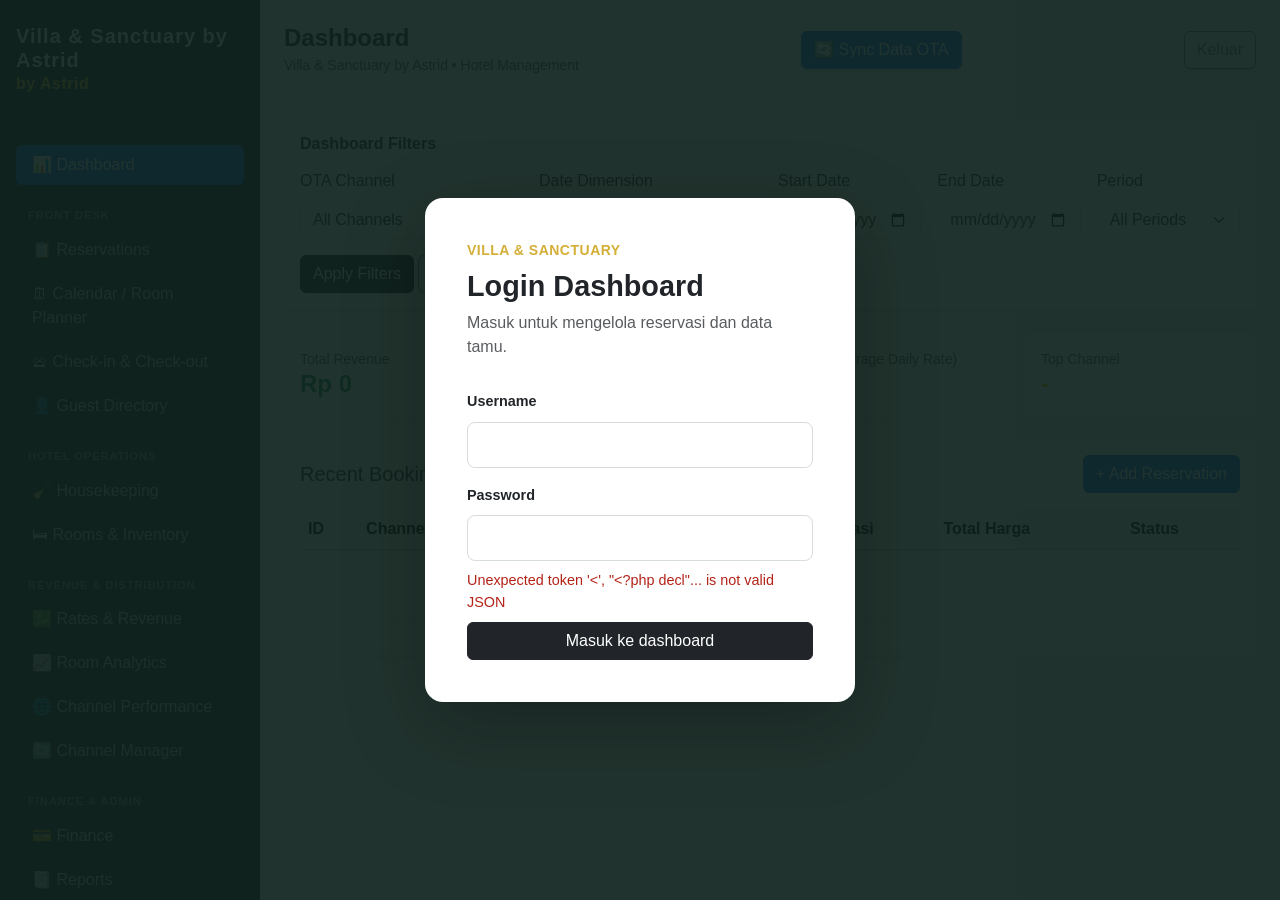
<file: index.html>
<!DOCTYPE html>
<html lang="id">
<head>
    <meta charset="UTF-8">
    <meta name="viewport" content="width=device-width, initial-scale=1.0">
    <title>Villa & Sanctuary by Astrid - Revenue Management & Analytics</title>
    <!-- Bootstrap 5 CSS -->
    <link href="https://cdn.jsdelivr.net/npm/bootstrap@5.3.0/dist/css/bootstrap.min.css" rel="stylesheet">
    <link rel="stylesheet" href="style.css">
</head>
<body>

    <div id="adminGate" class="admin-gate" role="dialog" aria-modal="true" aria-labelledby="adminGateTitle">
        <div class="admin-gate-card">
            <div class="text-gold small fw-bold text-uppercase mb-2">Villa &amp; Sanctuary</div>
            <h1 id="adminGateTitle">Login Dashboard</h1>
            <p class="text-muted">Masuk untuk mengelola reservasi dan data tamu.</p>
            <form id="adminLoginForm" class="admin-login-form">
                <label for="adminUsername">Username</label>
                <input id="adminUsername" name="username" autocomplete="username" required maxlength="64">
                <label for="adminPassword">Password</label>
                <input id="adminPassword" name="password" type="password" autocomplete="current-password" required maxlength="1024">
                <div id="adminLoginError" class="admin-login-error" role="alert" aria-live="polite"></div>
                <button id="adminLoginButton" class="btn btn-dark w-100" type="submit">Masuk ke dashboard</button>
            </form>
        </div>
    </div>

    <!-- Overlay Mobile -->
    <div id="sidebarOverlay" class="sidebar-overlay"></div>

    <!-- Sidebar Navigation -->
    <nav id="sidebar" class="bg-dark text-white p-3 sidebar">
        <div class="d-flex justify-content-between align-items-center mb-4 mt-2">
            <div class="brand-title">
                <h5 class="text-white mb-0">Villa & Sanctuary</h5>
                <span class="text-gold">by Astrid</span>
            </div>
            <button id="closeSidebarBtn" class="btn text-white d-md-none">&times;</button>
        </div>
        
        <hr class="border-secondary mb-4">

        <ul class="nav nav-pills flex-column mb-auto">
            <li class="nav-item" data-target="overviewSection" data-title="Dashboard">
                <a href="#" class="nav-link active">📊 Dashboard</a>
            </li>

            <li class="nav-group-label">FRONT DESK</li>
            <li class="nav-item" data-target="reservationsSection" data-title="Reservations">
                <a href="#" class="nav-link">📋 Reservations</a>
            </li>
            <li class="nav-item" data-target="calendarSection" data-title="Calendar / Room Planner">
                <a href="#" class="nav-link">🗓 Calendar / Room Planner</a>
            </li>
            <li class="nav-item" data-target="checkInOutSection" data-title="Check-in & Check-out">
                <a href="#" class="nav-link">🛎 Check-in & Check-out</a>
            </li>
            <li class="nav-item" data-target="guestDirectorySection" data-title="Guest Directory">
                <a href="#" class="nav-link">👤 Guest Directory</a>
            </li>

            <li class="nav-group-label">HOTEL OPERATIONS</li>
            <li class="nav-item" data-target="housekeepingSection" data-title="Housekeeping">
                <a href="#" class="nav-link">🧹 Housekeeping</a>
            </li>
            <li class="nav-item" data-target="roomsInventorySection" data-title="Rooms & Inventory">
                <a href="#" class="nav-link">🛏 Rooms & Inventory</a>
            </li>

            <li class="nav-group-label">REVENUE & DISTRIBUTION</li>
            <li class="nav-item" data-target="ratesRevenueSection" data-title="Rates & Revenue">
                <a href="#" class="nav-link">💹 Rates & Revenue</a>
            </li>
            <li class="nav-item" data-target="roomAnalyticsSection" data-title="Room Analytics">
                <a href="#" class="nav-link">📈 Room Analytics</a>
            </li>
            <li class="nav-item" data-target="otaBreakdownSection" data-title="Channel Performance">
                <a href="#" class="nav-link">🌐 Channel Performance</a>
            </li>
            <li class="nav-item" data-target="channelManagerSection" data-title="Channel Manager">
                <a href="#" class="nav-link">🔄 Channel Manager</a>
            </li>

            <li class="nav-group-label">FINANCE & ADMIN</li>
            <li class="nav-item" data-target="financeSection" data-title="Finance">
                <a href="#" class="nav-link">💳 Finance</a>
            </li>
            <li class="nav-item" data-target="reportsSection" data-title="Reports">
                <a href="#" class="nav-link">📑 Reports</a>
            </li>
            <li class="nav-item" data-target="settingsSection" data-title="Settings">
                <a href="#" class="nav-link">⚙️ Settings</a>
            </li>
        </ul>
    </nav>

    <!-- Main Content -->
    <div class="main-content p-4">
        <!-- Header Topbar -->
        <header class="d-flex justify-content-between align-items-center mb-4 pb-3 border-bottom">
            <div class="d-flex align-items-center gap-3">
                <button id="mobileToggleBtn" class="btn btn-outline-dark d-md-none">☰ Menu</button>
                <div>
                    <h2 id="pageTitle" class="h4 mb-0 fw-bold">Dashboard</h2>
                    <small class="text-muted">Villa & Sanctuary by Astrid • Hotel Management</small>
                </div>
            </div>
            <button id="btnRefresh" class="btn btn-primary shadow-sm">🔄 Sync Data OTA</button>
            <button id="btnAdminLogout" class="btn btn-outline-secondary shadow-sm">Keluar</button>
        </header>

        
<!-- Global Dashboard Filters -->
<div id="dashboardFilters" class="card shadow-sm border-0 mb-4">
    <div class="card-body">
        <h6 class="fw-bold mb-3">Dashboard Filters</h6>

        <div class="row g-3">
            <div class="col-md-3">
                <label for="globalChannelFilter" class="form-label">
                    OTA Channel
                </label>
                <select id="globalChannelFilter" class="form-select">
                    <option value="all">All Channels</option>
                    <option value="Traveloka">Traveloka</option>
                    <option value="Tiket.com">Tiket.com</option>
                    <option value="Agoda">Agoda</option>
                    <option value="Booking.com">Booking.com</option>
                    <option value="Expedia">Expedia</option>
                    <option value="Trip.com">Trip.com</option>
                    <option value="Direct Website">Direct Website</option>
                </select>
            </div>

            <div class="col-md-3">
                <label for="dateDimensionFilter" class="form-label">
                    Date Dimension
                </label>
                <select id="dateDimensionFilter" class="form-select">
                    <option value="bookingDate">Booking Date</option>
                    <option value="checkInDate">Check-in Date</option>
                </select>
            </div>

            <div class="col-md-2">
                <label for="startDateFilter" class="form-label">
                    Start Date
                </label>
                <input type="date" id="startDateFilter" class="form-control">
            </div>

            <div class="col-md-2">
                <label for="endDateFilter" class="form-label">
                    End Date
                </label>
                <input type="date" id="endDateFilter" class="form-control">
            </div>

            <div class="col-md-2">
                <label for="granularityFilter" class="form-label">
                    Period
                </label>
                <select id="granularityFilter" class="form-select">
                    <option value="all">All Periods</option>
                    <option value="daily">Daily</option>
                    <option value="weekly">Weekly</option>
                    <option value="monthly">Monthly</option>
                </select>
            </div>
        </div>

        <div class="mt-3">
            <button id="applyGlobalFilter" class="btn btn-dark">
                Apply Filters
            </button>
            <button id="resetGlobalFilter" class="btn btn-outline-secondary">
                Reset
            </button>
        </div>
    </div>
</div>


        <!-- Top Metrics Cards -->
        <div id="dashboardMetrics" class="row g-3 mb-4">
            <div class="col-md-3">
                <div class="card card-body border-0 shadow-sm">
                    <small class="text-muted font-weight-bold">Total Revenue</small>
                    <h4 id="totalRevenue" class="text-success fw-bold mb-0">Rp 0</h4>
                </div>
            </div>
            <div class="col-md-3">
                <div class="card card-body border-0 shadow-sm">
                    <small class="text-muted font-weight-bold">Total Room Nights</small>
                    <h4 id="roomNights" class="text-dark fw-bold mb-0">0 Room Nights</h4>
                </div>
            </div>
            <div class="col-md-3">
                <div class="card card-body border-0 shadow-sm">
                    <small class="text-muted font-weight-bold">ADR (Average Daily Rate)</small>
                    <h4 id="adrValue" class="text-info fw-bold mb-0">Rp 0</h4>
                </div>
            </div>
            <div class="col-md-3">
                <div class="card card-body border-0 shadow-sm">
                    <small class="text-muted font-weight-bold">Top Channel</small>
                    <h4 id="topChannel" class="text-warning fw-bold mb-0">-</h4>
                </div>
            </div>
        </div>

        <!-- 1. OVERVIEW SECTION -->
        <section id="overviewSection" class="content-section">
            <div class="card border-0 shadow-sm p-3">
                
<div class="d-flex justify-content-between align-items-center mb-3">
    <h5 class="card-title mb-0">Recent Bookings</h5>
    <button class="btn btn-primary" id="btnAddReservation">
        + Add Reservation
    </button>
</div>

                <div class="table-responsive">
                    <table class="table table-hover align-middle">
                        <thead class="table-light">
                            <tr>
                                <th>ID</th>
                                <th>Channel</th>
                                <th>Tipe Kamar</th>
                                <th>Rooms</th>
                                <th>Durasi</th>
                                <th>Total Harga</th>
                                <th>Status</th>
                            </tr>
                        </thead>
                        <tbody id="bookingTableBody"></tbody>
                    </table>
                </div>
            </div>
        </section>

        <!-- 2. OTA BREAKDOWN SECTION -->
        <section id="otaBreakdownSection" class="content-section d-none">
            <div class="card border-0 shadow-sm p-3">
                <h5 class="card-title mb-3">OTA Performance Breakdown</h5>
                <div class="table-responsive">
                    <table class="table table-striped align-middle">
                        <thead class="table-light">
                            <tr>
                                <th>Channel</th>
                                <th>Jumlah Booking</th>
                                <th>Room Nights</th>
                                <th>Gross Revenue</th>
                                <th>Est. Komisi (15%)</th>
                                <th>Share (%)</th>
                            </tr>
                        </thead>
                        <tbody id="otaBreakdownBody"></tbody>
                    </table>
                </div>
            </div>
        </section>

        <!-- 3. RESERVATIONS LIST SECTION -->
        <section id="reservationsSection" class="content-section d-none">
            <div class="card border-0 shadow-sm p-3">
                <h5 class="card-title mb-3">Master Reservations List</h5>

<div class="row g-2 mb-3">

    <div class="col-md-5">
        <input
            type="text"
            id="searchReservation"
            class="form-control"
            placeholder="Search Guest Name or Booking ID..."
        >
    </div>

    <div class="col-md-3">
        <select id="filterChannel" class="form-select">
            <option value="">All Channels</option>
            <option value="Traveloka">Traveloka</option>
            <option value="Tiket.com">Tiket.com</option>
            <option value="Agoda">Agoda</option>
            <option value="Booking.com">Booking.com</option>
            <option value="Expedia">Expedia</option>
            <option value="Trip.com">Trip.com</option>
            <option value="Direct Website">Direct Website</option>
        </select>
    </div>

    <div class="col-md-3">
        <select id="filterStatus" class="form-select">
            <option value="">All Status</option>
            <option value="confirmed">Confirmed</option>
            <option value="pending">Pending</option>
            <option value="cancelled">Cancelled</option>
        </select>
    </div>

    <div class="col-md-1">
        <button id="resetFilter" class="btn btn-outline-secondary w-100">
            ↻
        </button>
    </div>

</div>
                <div class="table-responsive">
                    <table class="table table-bordered align-middle">
                        <thead class="table-light">
                            <tr>
                                <th>ID</th>
                                <th>Tamu</th>
                                <th>Channel</th>
                                <th>Kamar</th>
                                <th>Rooms</th>
                                <th>Arrival</th>
                                <th>Departure</th>
                                <th>Malam</th>
                                <th>Rate / Night</th>
                                <th>Total Amount</th>
                                <th>Status</th>
                                <th>Action</th>
                            </tr>
                        </thead>
                        <tbody id="allReservationsBody"></tbody>
                    </table>
                </div>
            </div>
        </section>

        <!-- 4. ROOM ANALYTICS SECTION -->
        <section id="roomAnalyticsSection" class="content-section d-none">
            <div class="card border-0 shadow-sm p-3">
                <h5 class="card-title mb-3">Room Type Analytics & RevPAR</h5>
                <p>Est. RevPAR (Occ 78.5%): <strong id="revparValue" class="text-primary">Rp 0</strong></p>
                <div class="table-responsive">
                    <table class="table table-hover align-middle">
                        <thead class="table-light">
                            <tr>
                                <th>Tipe Kamar</th>
                                <th>Total Booked</th>
                                <th>Revenue</th>
                                <th>Average ADR</th>
                            </tr>
                        </thead>
                        <tbody id="roomTypeAnalyticsBody"></tbody>
                    </table>
                </div>
            </div>
        </section>

        <section id="calendarSection" class="content-section d-none">
            <div class="card border-0 shadow-sm p-4">
                <div class="d-flex justify-content-between align-items-center mb-3"><div><h5 class="mb-1">Calendar / Room Planner</h5><p class="text-muted mb-0">Jadwal kamar dari reservasi tersimpan.</p></div><input id="plannerDate" type="month" class="form-control" style="max-width:200px"></div>
                <div class="table-responsive"><table class="table table-bordered align-middle"><thead id="plannerHead" class="table-light"></thead><tbody id="plannerBody"></tbody></table></div>
            </div>
        </section>

        <section id="checkInOutSection" class="content-section d-none">
            <div class="card border-0 shadow-sm p-4">
                <h5>Check-in & Check-out</h5>
                <div class="row g-3"><div class="col-lg-6"><h6>Kedatangan hari ini</h6><div class="table-responsive"><table class="table align-middle"><thead><tr><th>Tamu</th><th>Kamar</th><th>Status</th><th>Aksi</th></tr></thead><tbody id="arrivalsBody"></tbody></table></div></div><div class="col-lg-6"><h6>Keberangkatan hari ini</h6><div class="table-responsive"><table class="table align-middle"><thead><tr><th>Tamu</th><th>Kamar</th><th>Status</th><th>Aksi</th></tr></thead><tbody id="departuresBody"></tbody></table></div></div></div>
            </div>
        </section>

        <section id="guestDirectorySection" class="content-section d-none">
            <div class="card border-0 shadow-sm p-4">

                <h5>Guest Directory</h5>
                <input id="guestSearch" class="form-control mb-3" placeholder="Cari nama tamu atau channel"><div class="table-responsive"><table class="table table-hover align-middle"><thead class="table-light"><tr><th>Nama</th><th>Booking</th><th>Channel terakhir</th><th>Kunjungan</th><th>Total belanja</th></tr></thead><tbody id="guestDirectoryBody"></tbody></table></div>
            </div>
        </section>

        <section id="housekeepingSection" class="content-section d-none">
            <div class="card border-0 shadow-sm p-4">
                <h5>Housekeeping</h5>
                <p class="text-muted">Status dan catatan kebersihan tersimpan di database.</p><div class="table-responsive"><table class="table table-hover align-middle"><thead class="table-light"><tr><th>Kamar</th><th>Tipe</th><th>Status kebersihan</th><th>Catatan</th><th></th></tr></thead><tbody id="housekeepingBody"></tbody></table></div>
            </div>
        </section>

        <section id="roomsInventorySection" class="content-section d-none">
            <div class="card border-0 shadow-sm p-4">
                <h5>Rooms & Inventory</h5>
                <div class="d-flex justify-content-between align-items-center mb-3"><p class="text-muted mb-0">Inventaris kamar dan status ketersediaan dari database.</p><button id="addInventoryRoom" class="btn btn-primary">+ Tambah Kamar</button></div><div class="table-responsive"><table class="table table-hover align-middle"><thead class="table-light"><tr><th>No. Kamar</th><th>Tipe</th><th>Kapasitas</th><th>Status</th><th></th></tr></thead><tbody id="inventoryBody"></tbody></table></div>
            </div>
        </section>

        <section id="ratesRevenueSection" class="content-section d-none">
            <div class="card border-0 shadow-sm p-4">
                <h5>Rates & Revenue</h5>
                <p class="text-muted">Atur tarif dasar per tipe kamar. Perubahan disimpan ke database.</p><div class="table-responsive"><table class="table align-middle"><thead class="table-light"><tr><th>Tipe Kamar</th><th>Tarif / malam</th><th>Booked nights</th><th>Estimasi revenue</th></tr></thead><tbody id="ratesBody"></tbody></table></div>
            </div>
        </section>

        <section id="channelManagerSection" class="content-section d-none">
            <div class="card border-0 shadow-sm p-4">
                <h5>Channel Manager</h5>
                <p class="text-muted">Status koneksi contoh; sinkronisasi OTA langsung memerlukan kredensial dan API provider.</p><div class="table-responsive"><table class="table align-middle"><thead class="table-light"><tr><th>Channel</th><th>Status koneksi</th><th>Reservasi</th><th>Sinkron terakhir</th></tr></thead><tbody id="channelManagerBody"></tbody></table></div><button id="syncChannels" class="btn btn-outline-primary">Simulasikan Sinkronisasi</button><span id="syncMessage" class="small text-muted ms-2"></span>
            </div>
        </section>

        <section id="financeSection" class="content-section d-none">
            <div class="card border-0 shadow-sm p-4">
                <h5>Finance</h5>
                <div class="row g-3 mb-3"><div class="col-md-4"><div class="card card-body"><small class="text-muted">Revenue terkonfirmasi</small><strong id="financeRevenue"></strong></div></div><div class="col-md-4"><div class="card card-body"><small class="text-muted">Estimasi komisi OTA (15%)</small><strong id="financeCommission"></strong></div></div><div class="col-md-4"><div class="card card-body"><small class="text-muted">Net setelah komisi</small><strong id="financeNet"></strong></div></div></div><div class="table-responsive"><table class="table align-middle"><thead class="table-light"><tr><th>Tanggal</th><th>Booking</th><th>Tamu</th><th>Channel</th><th>Jumlah</th></tr></thead><tbody id="financeBody"></tbody></table></div>
            </div>
        </section>

        <section id="reportsSection" class="content-section d-none">
            <div class="card border-0 shadow-sm p-4">
                <h5>Reports</h5>
                <p class="text-muted">Ringkasan berdasarkan data demo dan reservasi lokal.</p><div class="row g-3 mb-3"><div class="col-md-3"><div class="card card-body"><small>Jumlah booking</small><strong id="reportBookings"></strong></div></div><div class="col-md-3"><div class="card card-body"><small>Confirmed</small><strong id="reportConfirmed"></strong></div></div><div class="col-md-3"><div class="card card-body"><small>Cancelled</small><strong id="reportCancelled"></strong></div></div><div class="col-md-3"><div class="card card-body"><small>Revenue</small><strong id="reportRevenue"></strong></div></div></div><button id="exportBookings" class="btn btn-outline-primary">Unduh CSV Reservasi</button>
            </div>
        </section>

        <section id="settingsSection" class="content-section d-none">
            <div class="card border-0 shadow-sm p-4">
                <h5>Settings</h5>
                <p class="text-muted">Preferensi demo disimpan di browser ini.</p><form id="settingsForm" class="row g-3"><div class="col-md-6"><label class="form-label" for="hotelNameSetting">Nama properti</label><input id="hotelNameSetting" class="form-control" required></div><div class="col-md-3"><label class="form-label" for="taxSetting">Pajak (%)</label><input id="taxSetting" type="number" min="0" max="100" step="0.1" class="form-control"></div><div class="col-md-3"><label class="form-label" for="commissionSetting">Komisi OTA (%)</label><input id="commissionSetting" type="number" min="0" max="100" step="0.1" class="form-control"></div><div class="col-12"><button class="btn btn-primary">Simpan Pengaturan</button><span id="settingsMessage" class="small text-success ms-2"></span></div></form>
            </div>
        </section>
    </div>

    <!-- Bootstrap JS & Script -->
    <script src="https://cdn.jsdelivr.net/npm/bootstrap@5.3.0/dist/js/bootstrap.bundle.min.js"></script>
    
<!-- ADD RESERVATION MODAL -->
<div id="reservationModal" class="reservation-modal">
    <div class="reservation-modal-content">
        <div class="reservation-modal-header">
            <h4>Add New Reservation</h4>
            <button type="button" id="btnCloseReservation" class="btn-close-modal">&times;</button>
        </div>

        <form id="reservationForm">
            <div class="reservation-form-body">

                <label for="guestName">Guest Name</label>
                <input type="text" id="guestName" required>

                <label for="adminGuestEmail">Guest Email</label>
                <input type="email" id="adminGuestEmail" autocomplete="email">

                <label for="adminGuestPhone">Guest Phone</label>
                <input type="tel" id="adminGuestPhone" autocomplete="tel">

                <label for="adminGuestCount">Number of Guests</label>
                <input type="number" id="adminGuestCount" min="1" max="20" value="1" required>

                <label for="bookingChannel">OTA Channel</label>
                <select id="bookingChannel" required>
                    <option value="">Select Channel</option>
                    <option>Traveloka</option>
                    <option>Tiket.com</option>
                    <option>Agoda</option>
                    <option>Booking.com</option>
                    <option>Expedia</option>
                    <option>Trip.com</option>
                    <option>Direct Website</option>
                </select>

                <label for="roomType">Room Type</label>
                <select id="roomType" required>
                    <option value="">Select Room Type</option>
                    <option>Standard Twin</option>
                    <option>Standard Double</option>
                    <option>Superior Double</option>
                    <option>Deluxe Double</option>
                    <option>Executive Double</option>
                    <option>Junior Suite Double</option>
                </select>

                <label for="bookingRooms">Number of Rooms</label>
                <input type="number" id="bookingRooms" min="1" value="1" required>

                <label for="arrivalDate">Arrival Date</label>
                <input type="date" id="arrivalDate" required>

                <label for="departureDate">Departure Date</label>
                <input type="date" id="departureDate" required>

                <label for="bookingNights">Duration (Nights)</label>
                <input type="number" id="bookingNights" min="1" readonly required>

                <label for="bookingRate">Rate per Night (IDR)</label>
                <input type="number" id="bookingRate" min="0" required>

                <label for="bookingTotalAmount">Total Amount (IDR)</label>
                <input type="number" id="bookingTotalAmount" min="0" readonly required>

                <label for="bookingStatus">Booking Status</label>
                <select id="bookingStatus" required>
                    <option>CONFIRMED</option>
                    <option>PENDING</option>
                    <option>CANCELLED</option>
                </select>

            </div>

            <div class="reservation-modal-footer">
                <button type="button" id="btnCancelReservation">
                    Cancel
                </button>
                <button type="submit" class="btn-save-reservation">
                    Save Reservation
                </button>
            </div>
        </form>
    </div>
</div>

<!-- RESERVATION DETAILS MODAL -->
<div id="reservationDetailsModal" class="reservation-modal" role="dialog" aria-modal="true" aria-labelledby="reservationDetailsTitle">
    <div class="reservation-modal-content">
        <div class="reservation-modal-header">
            <h4 id="reservationDetailsTitle">Reservation Details</h4>
            <button type="button" id="btnCloseReservationDetails" class="btn-close-modal" aria-label="Close">&times;</button>
        </div>
        <form id="reservationDetailsForm">
            <div id="reservationDetailsBody" class="reservation-form-body"></div>
            <div class="reservation-modal-footer">
                <button type="button" id="btnCloseReservationDetailsFooter">Close</button>
                <button type="submit" class="btn-save-reservation">Save Changes</button>
            </div>
        </form>
    </div>
</div>

    <script src="script.js"></script>
</body>
</html>
</file>
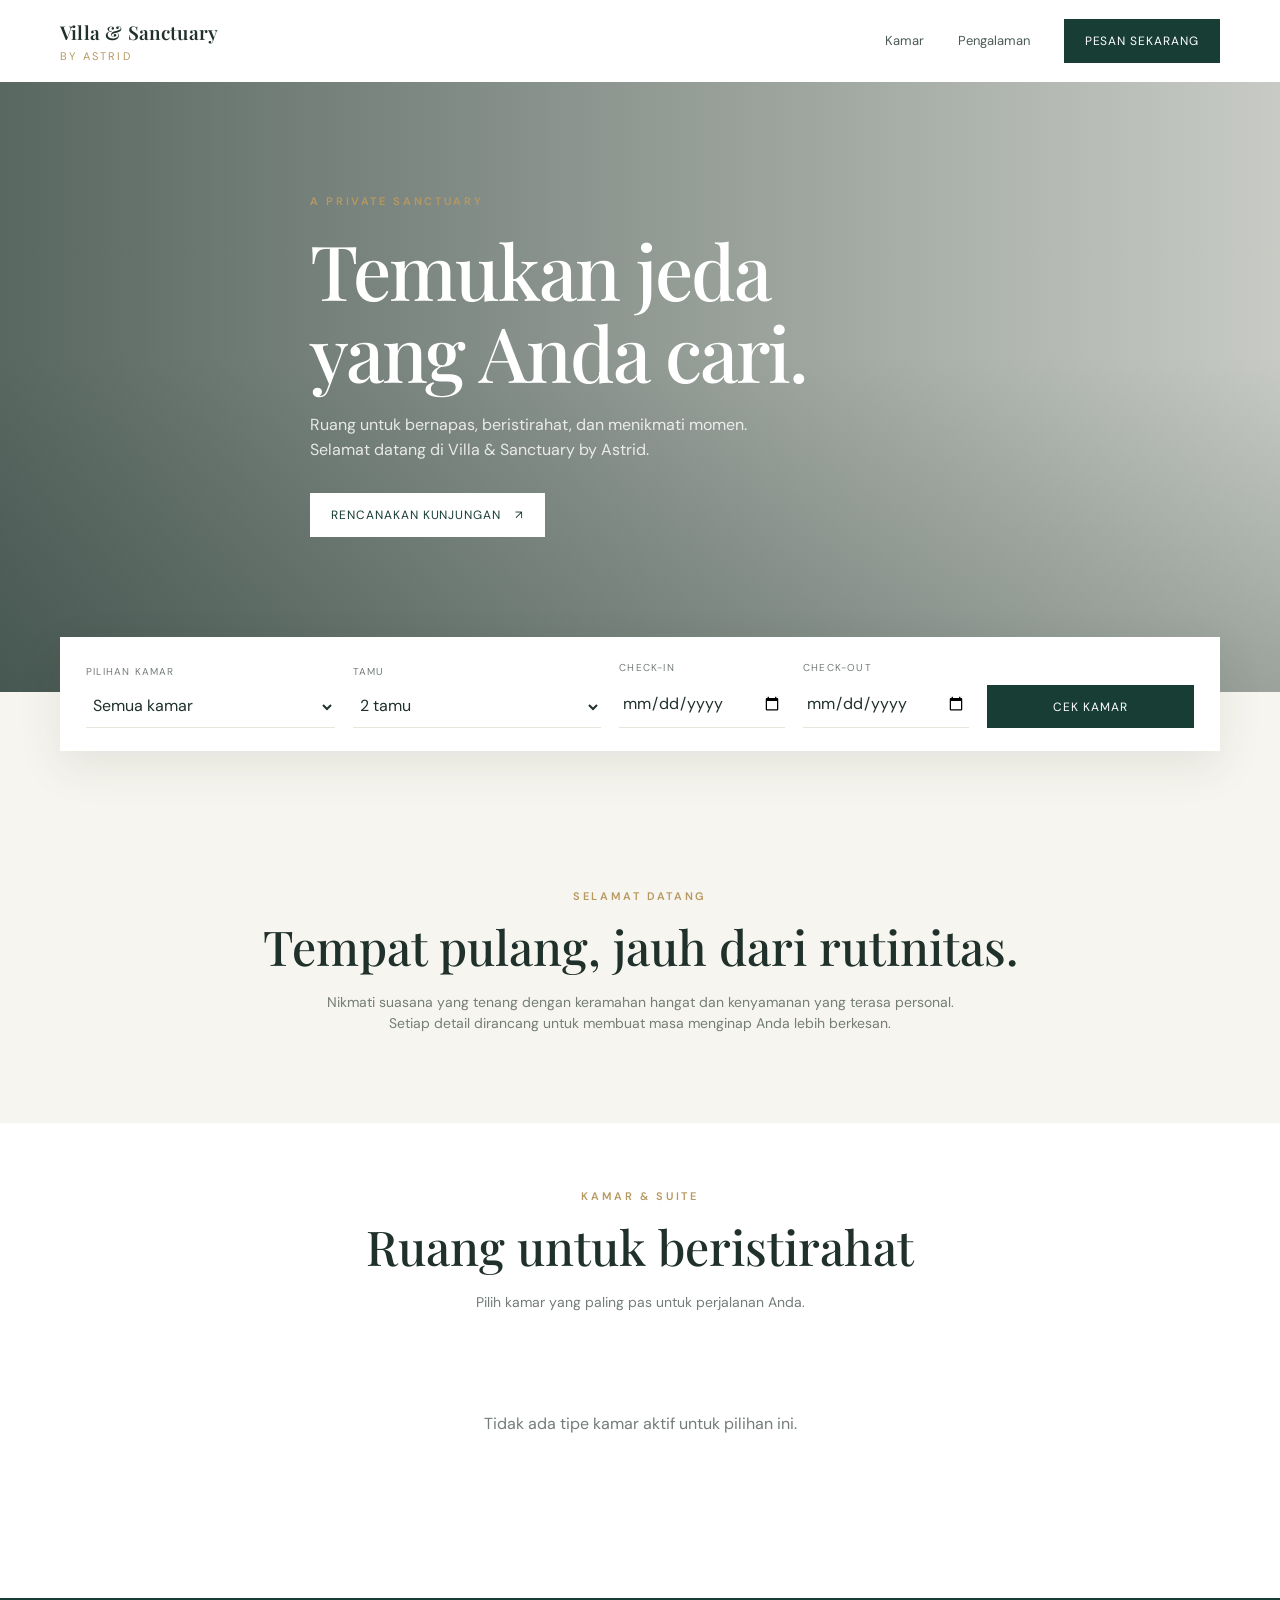
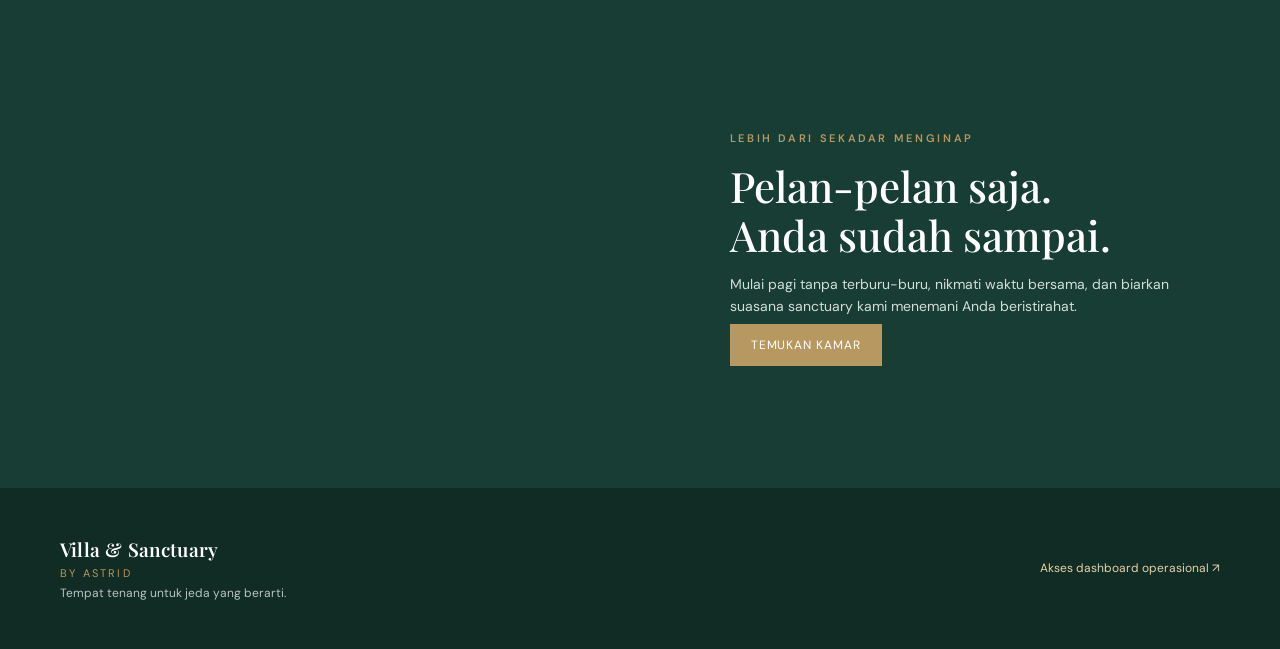
<file: booking.html>
<!DOCTYPE html>
<html lang="id">
<head>
  <meta charset="UTF-8">
  <meta name="viewport" content="width=device-width, initial-scale=1.0">
  <meta name="theme-color" content="#183d35">
  <meta name="description" content="Temukan ketenangan dan kenyamanan di Villa & Sanctuary by Astrid. Lihat kamar dan rencanakan masa menginap Anda.">
  <title>Villa & Sanctuary by Astrid | A Sanctuary to Stay</title>
  <link rel="preconnect" href="https://fonts.googleapis.com">
  <link rel="preconnect" href="https://fonts.gstatic.com" crossorigin>
  <link href="https://fonts.googleapis.com/css2?family=DM+Sans:wght@400;500;600;700&family=Playfair+Display:wght@500;600;700&display=swap" rel="stylesheet">
  <style>
    :root{--forest:#183d35;--forest2:#244d43;--cream:#f7f5ef;--ink:#20312c;--muted:#747d77;--gold:#b79861;--line:#e8e5dc;--white:#fff;--serif:'Playfair Display',Georgia,serif;--sans:'DM Sans',Arial,sans-serif}
    *{box-sizing:border-box}html{scroll-behavior:smooth}body{margin:0;background:var(--cream);color:var(--ink);font-family:var(--sans);line-height:1.55}a{color:inherit;text-decoration:none}button,input,select{font:inherit}.wrap{width:min(1160px,calc(100% - 48px));margin:auto}
    .topbar{height:82px;background:#fff;display:flex;align-items:center;position:relative;z-index:2}.nav{display:flex;align-items:center;justify-content:space-between}.brand{display:flex;flex-direction:column;line-height:1.15}.brand b{font:600 19px var(--serif);letter-spacing:.01em}.brand span{color:var(--gold);font-size:11px;letter-spacing:.2em;text-transform:uppercase;margin-top:5px}.navlinks{display:flex;align-items:center;gap:34px;font-size:13px;color:#4c5b55}.navlinks a:hover{color:var(--gold)}.nav-cta,.button{border:0;background:var(--forest);color:white;padding:13px 21px;font-size:12px;letter-spacing:.08em;text-transform:uppercase;cursor:pointer;transition:.2s}.nav-cta:hover,.button:hover{background:var(--forest2);transform:translateY(-1px)}
    .hero{min-height:610px;background:linear-gradient(90deg,rgba(12,34,28,.67),rgba(12,34,28,.2)),linear-gradient(0deg,rgba(12,34,28,.24),transparent 55%),url('https://images.unsplash.com/photo-1613490493576-7fde63acd811?auto=format&fit=crop&w=2200&q=85') center 54%/cover;display:flex;align-items:center;color:white}.hero-content{padding:86px 0 130px;max-width:660px}.eyebrow{font-size:11px;font-weight:600;letter-spacing:.24em;text-transform:uppercase;color:var(--gold)}.hero h1{font:500 clamp(43px,7vw,76px)/1.08 var(--serif);letter-spacing:-.025em;margin:19px 0 20px}.hero p{font-size:16px;max-width:490px;color:rgba(255,255,255,.83);margin:0 0 30px}.button.light{background:white;color:var(--forest);display:inline-flex;align-items:center;gap:14px}.button.light:hover{background:var(--cream)}
    .booking-wrap{position:relative;margin-top:-55px;z-index:1}.booking-bar{background:white;box-shadow:0 15px 45px #1e302018;padding:23px 26px;display:grid;grid-template-columns:1.2fr 1.2fr .8fr .8fr 1fr;align-items:end;gap:18px}.field label{display:block;font-size:10px;letter-spacing:.12em;text-transform:uppercase;color:var(--muted);margin-bottom:8px}.field input,.field select{width:100%;border:0;border-bottom:1px solid var(--line);border-radius:0;background:white;padding:7px 3px 10px;color:var(--ink);outline:none}.field input:focus,.field select:focus{border-color:var(--gold)}.booking-bar .button{height:43px}
    .intro{padding:112px 0 88px;text-align:center}.intro .eyebrow{color:var(--gold)}.intro h2,.section-head h2{font:500 clamp(34px,4vw,48px)/1.2 var(--serif);margin:13px 0 16px}.intro p{max-width:640px;margin:0 auto;color:var(--muted);font-size:14px}.rooms{padding:65px 0 105px;background:white}.section-head{text-align:center;margin-bottom:43px}.section-head p{color:var(--muted);font-size:14px;margin:0}.room-grid{display:grid;grid-template-columns:repeat(3,1fr);gap:24px}.room-card{background:var(--cream);overflow:hidden}.room-photo{height:250px;background-size:cover;background-position:center;position:relative}.room-photo:after{content:'';position:absolute;inset:0;background:linear-gradient(0deg,#10251e42,transparent 45%)}.room-card:nth-child(1) .room-photo{background-image:url('https://images.unsplash.com/photo-1611892440504-42a792e24d32?auto=format&fit=crop&w=1000&q=80')}.room-card:nth-child(2) .room-photo{background-image:url('https://images.unsplash.com/photo-1616594039964-ae9021a400a0?auto=format&fit=crop&w=1000&q=80')}.room-card:nth-child(3) .room-photo{background-image:url('https://images.unsplash.com/photo-1618221195710-dd6b41faaea6?auto=format&fit=crop&w=1000&q=80')}.room-info{padding:22px 23px 24px}.room-info h3{font:500 23px var(--serif);margin:0 0 8px}.room-info p{font-size:13px;color:var(--muted);margin:0 0 20px;min-height:42px}.room-meta{border-top:1px solid var(--line);padding-top:16px;display:flex;justify-content:space-between;align-items:center;font-size:12px;color:var(--muted)}.room-meta strong{font-size:15px;color:var(--forest)}.room-meta button{border:0;background:none;color:var(--forest);font-weight:700;cursor:pointer;letter-spacing:.06em;font-size:11px}
    .experience{display:grid;grid-template-columns:1fr 1fr;min-height:490px;background:var(--forest);color:white}.experience-image{background:url('https://images.unsplash.com/photo-1600210492486-724fe5c67fb0?auto=format&fit=crop&w=1200&q=85') center/cover;min-height:380px}.experience-copy{padding:76px clamp(30px,7vw,100px);align-self:center}.experience-copy h2{font:500 42px/1.16 var(--serif);margin:15px 0}.experience-copy p{font-size:14px;color:#d3ded7;max-width:460px}.experience-copy .button{background:var(--gold);margin-top:15px}.footer{padding:48px 0;background:#102c25;color:white}.footer-row{display:flex;justify-content:space-between;align-items:center;gap:20px}.footer p{margin:7px 0 0;color:#b7c5be;font-size:12px}.footer a{font-size:12px;color:#e6d2a8}
    .modal{display:none;position:fixed;inset:0;z-index:10;background:#10211eb8;padding:20px;align-items:center;justify-content:center}.modal.open{display:flex}.modal-card{width:min(550px,100%);max-height:92vh;overflow:auto;background:white;padding:32px}.modal-head{display:flex;justify-content:space-between;align-items:start;margin-bottom:20px}.modal-head h2{font:500 30px var(--serif);margin:0}.modal-head p{font-size:13px;color:var(--muted);margin:5px 0 0}.close{border:0;background:none;font-size:27px;color:var(--muted);cursor:pointer}.form-grid{display:grid;grid-template-columns:1fr 1fr;gap:15px}.form-grid .field.full{grid-column:1/-1}.form-grid .field input,.form-grid .field select{border:1px solid var(--line);padding:11px}.price-line{display:flex;justify-content:space-between;padding:15px 0;border-top:1px solid var(--line);margin-top:20px;font-size:13px}.price-line strong{color:var(--forest);font-size:16px}.modal-actions{display:flex;justify-content:flex-end;gap:10px}.button.secondary{background:white;color:var(--forest);border:1px solid var(--line)}.notice{display:none;padding:12px;margin:0 0 16px;background:#edf5ef;color:var(--forest);font-size:13px}.notice.show{display:block}.mobile-menu{display:none}
    @media(max-width:800px){.navlinks{gap:18px}.booking-bar{grid-template-columns:1fr 1fr}.booking-bar .button{grid-column:1/-1}.room-grid{grid-template-columns:1fr 1fr}.experience-copy{padding:55px 38px}}
    .stay-price{min-height:0!important;margin:12px 0 0!important;padding-top:10px;border-top:1px solid var(--line);color:var(--forest)!important;font-weight:700}.room-card{transition:transform .22s,box-shadow .22s}.room-card:hover{transform:translateY(-4px);box-shadow:0 14px 32px #20312c12}.room-card.sold-out{opacity:.7}.room-meta button:disabled{color:#777;cursor:not-allowed}.search-status{min-height:1.4em;margin:8px 4px 0;color:var(--muted);font-size:12px}.room-empty{grid-column:1/-1;text-align:center;color:var(--muted);padding:40px}.honeypot{position:absolute!important;left:-10000px!important;top:auto!important;width:1px!important;height:1px!important;overflow:hidden!important;opacity:0!important}.field input:focus-visible,.field select:focus-visible,button:focus-visible,a:focus-visible{outline:2px solid var(--gold);outline-offset:3px}.modal-card{animation:modal-in .2s ease-out}@keyframes modal-in{from{opacity:0;transform:translateY(10px)}to{opacity:1;transform:translateY(0)}}
    @media(max-width:580px){.wrap{width:min(100% - 32px,1160px)}.topbar{height:70px}.navlinks a:not(.nav-cta){display:none}.nav-cta{padding:11px 14px}.hero{min-height:555px;background-position:58% center}.hero-content{padding:80px 0 115px}.hero p{font-size:14px}.booking-wrap{margin-top:-45px}.booking-bar{padding:20px;gap:13px}.booking-bar .field input,.booking-bar .field select{font-size:14px}.intro{padding:78px 0 66px}.rooms{padding:55px 0 72px}.room-grid{grid-template-columns:1fr;gap:18px}.room-photo{height:230px}.room-info p{min-height:unset}.room-meta{align-items:flex-start;flex-wrap:wrap;gap:12px}.room-meta strong{width:100%}.experience{grid-template-columns:1fr}.experience-image{min-height:280px}.experience-copy{padding:45px 25px}.experience-copy h2{font-size:35px}.footer-row{align-items:flex-start;flex-direction:column}.form-grid{grid-template-columns:1fr}.form-grid .field.full{grid-column:auto}.modal-card{padding:23px}.modal-actions{position:sticky;bottom:-23px;padding:12px 0 0;background:#fff}.modal-actions .button{flex:1;padding:13px 8px}}
    @media(prefers-reduced-motion:reduce){html{scroll-behavior:auto}*,*::before,*::after{animation-duration:.01ms!important;transition-duration:.01ms!important}}
  </style>
</head>
<body>
  <input id="companyWebsite" class="honeypot" type="text" tabindex="-1" autocomplete="off" aria-hidden="true">
  <header class="topbar"><div class="wrap nav"><a class="brand" href="#home"><b>Villa &amp; Sanctuary</b><span>by Astrid</span></a><nav class="navlinks" aria-label="Navigasi utama"><a href="#rooms">Kamar</a><a href="#experience">Pengalaman</a><a class="nav-cta" href="#booking">Pesan Sekarang</a></nav></div></header>
  <main>
    <section class="hero" id="home"><div class="wrap hero-content"><div class="eyebrow">A private sanctuary</div><h1>Temukan jeda<br>yang Anda cari.</h1><p>Ruang untuk bernapas, beristirahat, dan menikmati momen. Selamat datang di Villa &amp; Sanctuary by Astrid.</p><a class="button light" href="#booking">Rencanakan kunjungan <span aria-hidden="true">↗</span></a></div></section>
    <div class="wrap booking-wrap" id="booking"><form class="booking-bar" id="searchForm"><div class="field"><label for="searchRoom">Pilihan kamar</label><select id="searchRoom"><option value="all">Semua kamar</option></select></div><div class="field"><label for="searchGuests">Tamu</label><select id="searchGuests"><option>2 tamu</option><option>1 tamu</option><option>3 tamu</option><option>4 tamu</option></select></div><div class="field"><label for="searchCheckin">Check-in</label><input id="searchCheckin" type="date" required></div><div class="field"><label for="searchCheckout">Check-out</label><input id="searchCheckout" type="date" required></div><button class="button" type="submit">Cek kamar</button></form><p class="search-status" id="roomSearchMessage" role="status" aria-live="polite"></p></div>
    <section class="intro"><div class="wrap"><div class="eyebrow">Selamat datang</div><h2>Tempat pulang, jauh dari rutinitas.</h2><p>Nikmati suasana yang tenang dengan keramahan hangat dan kenyamanan yang terasa personal. Setiap detail dirancang untuk membuat masa menginap Anda lebih berkesan.</p></div></section>
    <section class="rooms" id="rooms"><div class="wrap"><div class="section-head"><div class="eyebrow">Kamar &amp; suite</div><h2>Ruang untuk beristirahat</h2><p>Pilih kamar yang paling pas untuk perjalanan Anda.</p></div><div class="room-grid">
      <article class="room-card" data-room="Superior Double"><div class="room-photo" role="img" aria-label="Kamar Superior Double"></div><div class="room-info"><h3>Superior Double</h3><p>Ruang nyaman dengan tempat tidur queen untuk liburan berdua.</p><div class="room-meta"><span>2 tamu · 1 queen bed</span><strong>Rp 1.200.000 <small>/ malam</small></strong><button data-book="Superior Double">PILIH →</button></div></div></article>
      <article class="room-card" data-room="Deluxe Double"><div class="room-photo" role="img" aria-label="Kamar Deluxe Double"></div><div class="room-info"><h3>Deluxe Double</h3><p>Lebih lapang untuk bersantai, dengan kenyamanan ekstra.</p><div class="room-meta"><span>2 tamu · 1 king bed</span><strong>Rp 1.600.000 <small>/ malam</small></strong><button data-book="Deluxe Double">PILIH →</button></div></div></article>
      <article class="room-card" data-room="Junior Suite Double"><div class="room-photo" role="img" aria-label="Junior Suite Double"></div><div class="room-info"><h3>Junior Suite</h3><p>Suite pilihan dengan area duduk untuk pengalaman menginap istimewa.</p><div class="room-meta"><span>2 tamu · king bed</span><strong>Rp 2.500.000 <small>/ malam</small></strong><button data-book="Junior Suite Double">PILIH →</button></div></div></article>
    </div></div></section>
    <section class="experience" id="experience"><div class="experience-image" role="img" aria-label="Interior villa yang tenang"></div><div class="experience-copy"><div class="eyebrow">Lebih dari sekadar menginap</div><h2>Pelan-pelan saja.<br>Anda sudah sampai.</h2><p>Mulai pagi tanpa terburu-buru, nikmati waktu bersama, dan biarkan suasana sanctuary kami menemani Anda beristirahat.</p><a href="#booking" class="button">Temukan kamar</a></div></section>
  </main>
  <footer class="footer"><div class="wrap footer-row"><div class="brand"><b>Villa &amp; Sanctuary</b><span>by Astrid</span><p>Tempat tenang untuk jeda yang berarti.</p></div><a href="index.html">Akses dashboard operasional ↗</a></div></footer>
  <div class="modal" id="bookingModal" role="dialog" aria-modal="true" aria-labelledby="modalTitle"><div class="modal-card"><div class="modal-head"><div><h2 id="modalTitle">Rencanakan masa menginap</h2><p>Isi detail Anda, tim kami akan menyiapkan reservasi.</p></div><button class="close" type="button" aria-label="Tutup">×</button></div><div class="notice" id="bookingNotice" role="status"></div><form id="guestBookingForm"><div class="form-grid"><div class="field full"><label for="guestName">Nama lengkap</label><input id="guestName" autocomplete="name" required placeholder="Nama sesuai identitas"></div><div class="field full"><label for="guestEmail">Email</label><input id="guestEmail" type="email" autocomplete="email" required placeholder="nama@email.com"></div><div class="field"><label for="guestPhone">Nomor telepon</label><input id="guestPhone" type="tel" autocomplete="tel" required placeholder="08xxxxxxxxxx"></div><div class="field"><label for="roomType">Tipe kamar</label><select id="roomType" required><option value="Standard Twin">Standard Twin</option><option value="Standard Double">Standard Double</option><option value="Superior Double">Superior Double</option><option value="Deluxe Double">Deluxe Double</option><option value="Executive Double">Executive Double</option><option value="Junior Suite Double">Junior Suite Double</option></select></div><div class="field"><label for="checkin">Check-in</label><input id="checkin" type="date" required></div><div class="field"><label for="checkout">Check-out</label><input id="checkout" type="date" required></div><div class="field"><label for="roomsCount">Jumlah kamar</label><select id="roomsCount"><option value="1">1 kamar</option><option value="2">2 kamar</option><option value="3">3 kamar</option></select></div><div class="field"><label for="guestCount">Jumlah tamu</label><select id="guestCount"><option value="1">1 tamu</option><option value="2" selected>2 tamu</option><option value="3">3 tamu</option><option value="4">4 tamu</option></select></div></div><div class="price-line"><span id="staySummary">Pilih tanggal menginap</span><strong id="stayTotal">—</strong></div><div class="modal-actions"><button type="button" class="button secondary close-action">Kembali</button><button type="submit" class="button">Kirim permintaan</button></div></form></div></div>
  <script type="text/plain" id="legacyBookingScript">
    (()=>{
      const key='revenueTrackerBookings';
      const rates={'Standard Twin':900000,'Standard Double':1000000,'Superior Double':1200000,'Deluxe Double':1600000,'Executive Double':2000000,'Junior Suite Double':2500000};
      const modal=document.getElementById('bookingModal'),form=document.getElementById('guestBookingForm'),notice=document.getElementById('bookingNotice');
      const date=(d)=>{const x=new Date();x.setDate(x.getDate()+d);return x.toISOString().slice(0,10)};
      const minDate=date(0);['searchCheckin','searchCheckout','checkin','checkout'].forEach(id=>document.getElementById(id).min=minDate);
      const nights=()=>{const a=new Date(document.getElementById('checkin').value+'T00:00:00Z'),b=new Date(document.getElementById('checkout').value+'T00:00:00Z');return Math.round((b-a)/86400000)};
      const money=n=>new Intl.NumberFormat('id-ID',{style:'currency',currency:'IDR',maximumFractionDigits:0}).format(n);
      function updateTotal(){const n=nights(),r=document.getElementById('roomType').value,count=Number(document.getElementById('roomsCount').value),rate=rates[r]||1200000;document.getElementById('staySummary').textContent=n>0?`${n} malam · ${count} kamar`:'Pilih tanggal menginap';document.getElementById('stayTotal').textContent=n>0?money(n*count*rate):'—'}
      function open(room){if(room)document.getElementById('roomType').value=room;const ci=document.getElementById('searchCheckin').value,co=document.getElementById('searchCheckout').value;if(ci)document.getElementById('checkin').value=ci;if(co)document.getElementById('checkout').value=co;modal.classList.add('open');updateTotal();document.getElementById('guestName').focus()}
      document.querySelectorAll('[data-book]').forEach(b=>b.addEventListener('click',()=>open(b.dataset.book)));
      document.querySelectorAll('.nav-cta,.hero .button,.experience .button').forEach(b=>b.addEventListener('click',e=>{if(b.getAttribute('href')==='#booking'){e.preventDefault();open()}}));
      document.querySelectorAll('.close,.close-action').forEach(b=>b.addEventListener('click',()=>modal.classList.remove('open')));modal.addEventListener('click',e=>{if(e.target===modal)modal.classList.remove('open')});document.addEventListener('keydown',e=>{if(e.key==='Escape')modal.classList.remove('open')});
      ['checkin','checkout','roomType','roomsCount'].forEach(id=>document.getElementById(id).addEventListener('change',updateTotal));
      document.getElementById('checkin').addEventListener('change',e=>{document.getElementById('checkout').min=e.target.value||minDate;if(document.getElementById('checkout').value<=e.target.value)document.getElementById('checkout').value='';updateTotal()});
      document.getElementById('searchCheckin').addEventListener('change',e=>{document.getElementById('searchCheckout').min=e.target.value||minDate});
      document.getElementById('searchForm').addEventListener('submit',e=>{e.preventDefault();const a=document.getElementById('searchCheckin').value,b=document.getElementById('searchCheckout').value;if(!a||!b||b<=a){alert('Tanggal check-out harus setelah tanggal check-in.');return}const chosen=document.getElementById('searchRoom').value;if(chosen!=='Semua kamar')document.getElementById('roomType').value=chosen;open(chosen==='Semua kamar'?'Superior Double':chosen)});
      form.addEventListener('submit',e=>{e.preventDefault();if(!form.reportValidity())return;const ci=document.getElementById('checkin').value,co=document.getElementById('checkout').value,n=nights();if(n<1){notice.textContent='Tanggal check-out harus setelah check-in.';notice.classList.add('show');return}const room=document.getElementById('roomType').value,rooms=Number(document.getElementById('roomsCount').value),rate=rates[room]||1200000;let records=[];try{records=JSON.parse(localStorage.getItem(key)||'[]');if(!Array.isArray(records))records=[]}catch(_){records=[]}const serial=records.reduce((m,x)=>Math.max(m,Number((String(x.id||'').match(/^BK-(\d+)$/)||[])[1]||0),0),0);const booking={id:`BK-${String(serial+1).padStart(3,'0')}`,guest:document.getElementById('guestName').value.trim(),email:document.getElementById('guestEmail').value.trim(),phone:document.getElementById('guestPhone').value.trim(),channel:'Direct Website',otaClass:'ota-website',room,rooms,nights:n,rate,price:rate*rooms*n,status:'pending',bookingDate:date(0),checkInDate:ci,departureDate:co,checkOutDate:co,guests:Number(document.getElementById('guestCount').value)};try{records.push(booking);localStorage.setItem(key,JSON.stringify(records));notice.textContent=`Permintaan booking tersimpan. Nomor booking Anda ${booking.id}. Tim kami akan menghubungi Anda untuk konfirmasi.`;notice.classList.add('show');form.reset();document.getElementById('checkin').min=minDate;updateTotal()}catch(_){notice.textContent='Browser tidak dapat menyimpan booking. Coba kembali atau hubungi properti.';notice.classList.add('show')}});
      form.addEventListener('submit', async () => {
        const fields = new FormData(form);
        const guest = document.getElementById('guestName').value.trim();
        const checkInDate = document.getElementById('checkin').value;
        const checkOutDate = document.getElementById('checkout').value;
        const room = document.getElementById('roomType').value;
        const rooms = Number(document.getElementById('roomsCount').value);
        const guests = Number(document.getElementById('guestCount').value);
        const email = String(fields.get('guestEmail') || document.getElementById('guestEmail').value).trim();
        const phone = document.getElementById('guestPhone').value.trim();
        try {
          const response = await fetch('backend/api/reservations.php', {
            method:'POST', headers:{'Content-Type':'application/json'},
            body:JSON.stringify({guest,email,phone,room,rooms,guests,checkInDate,checkOutDate})
          });
          const result = await response.json();
          if (!response.ok) throw new Error(result.error || 'Booking belum tersimpan ke server.');
          const saved = JSON.parse(localStorage.getItem(key) || '[]');
          const localBooking = [...saved].reverse().find(item => item.guest === guest && item.checkInDate === checkInDate && item.checkOutDate === checkOutDate);
          if (localBooking) {
            localBooking.id = result.id;
            localStorage.setItem(key, JSON.stringify(saved));
          }
          notice.textContent = `Booking ${result.id} berhasil masuk ke dashboard. Tim kami akan menghubungi Anda untuk konfirmasi.`;
          notice.classList.add('show');
        } catch (error) {
          notice.textContent = 'Form tersimpan hanya di browser ini. Agar masuk ke dashboard, jalankan website melalui server PHP dan MySQL.';
          notice.classList.add('show');
        }
      }, true);
    })();
  </script>
  <script src="booking.js" defer></script>
</body>
</html>
</file>
<file: style.css>
:root {
    --sidebar-width: 260px;
    --gold-accent: #d4af37;
}

body {
    font-family: 'Segoe UI', Tahoma, Geneva, Verdana, sans-serif;
    background-color: #f8f9fa;
}

.sidebar {
    width: var(--sidebar-width);
    position: fixed;
    top: 0;
    left: 0;
    height: 100vh;
    overflow-y: auto;
    z-index: 1000;
    transition: all 0.3s ease;
}

.main-content {
    margin-left: var(--sidebar-width);
    transition: all 0.3s ease;
}

.brand-title h5 {
    letter-spacing: 1px;
    font-weight: 700;
}

.text-gold {
    color: var(--gold-accent);
    font-weight: 600;
    letter-spacing: 0.5px;
}

/* Channel Badge Custom Styling */
.channel-badge {
    padding: 4px 10px;
    border-radius: 12px;
    font-size: 0.8rem;
    font-weight: 600;
    color: #fff;
}
.ota-traveloka { background-color: #1ba0e2; }
.ota-tiket { background-color: #00529c; }
.ota-agoda { background-color: #586673; }
.ota-booking { background-color: #003580; }
.ota-expedia { background-color: #ffcc00; color: #000; }
.ota-trip { background-color: #2577e3; }
.ota-website { background-color: #28a745; }

/* Status Badge Styling */
.badge.confirmed { background-color: #198754; }
.badge.cancelled { background-color: #dc3545; }
.badge.pending { background-color: #ffc107; color: #000; }

.nav-link {
    border-radius: 8px;
    color: rgba(255, 255, 255, 0.75);
    margin-bottom: 4px;
}

.nav-link:hover, .nav-link.active {
    color: #fff !important;
    background-color: rgba(255, 255, 255, 0.15);
}

.nav-group-label {
    color: rgba(255, 255, 255, 0.45);
    font-size: 0.7rem;
    font-weight: 700;
    letter-spacing: 0.08em;
    list-style: none;
    margin: 18px 0 6px;
    padding: 0 12px;
}

.planner-day {
    min-width: 32px;
    height: 42px;
    text-align: center;
    color: #0d6efd;
    font-size: 0.8rem;
}

#plannerHead th {
    position: sticky;
    top: 0;
    z-index: 2;
}

#plannerBody th {
    position: sticky;
    left: 0;
    z-index: 1;
    background: #fff;
}

/* Responsive Mobile Sidebar */
@media (max-width: 768px) {
    .sidebar {
        width: min(85vw, 320px);
        height: 100vh;
        height: 100dvh;
        margin-left: 0;
        overflow-x: hidden;
        overflow-y: auto;
        overscroll-behavior: contain;
        -webkit-overflow-scrolling: touch;
        touch-action: pan-y;
        transform: translateX(-100%);
        transition: transform 0.3s ease;
    }

    .sidebar.show {
        transform: translateX(0);
    }

    .main-content {
        margin-left: 0;
    }

    .nav-link {
        min-height: 44px;
        display: flex;
        align-items: center;
    }

    .nav-group-label {
        margin-top: 14px;
    }

    .sidebar-overlay {
        display: none;
        position: fixed;
        top: 0;
        left: 0;
        width: 100vw;
        height: 100vh;
        background: rgba(0,0,0,0.5);
        z-index: 999;
    }

    .sidebar-overlay.active {
        display: block;
    }
}

/* ADD RESERVATION MODAL */
.reservation-modal {
    display: none;
    position: fixed;
    inset: 0;
    background: rgba(0, 0, 0, 0.55);
    z-index: 9999;
    justify-content: center;
    align-items: center;
    padding: 20px;
}

.reservation-modal.active {
    display: flex;
}

.reservation-modal-content {
    background: #fff;
    width: 100%;
    max-width: 550px;
    max-height: 90vh;
    overflow-y: auto;
    border-radius: 12px;
    box-shadow: 0 10px 35px rgba(0,0,0,0.2);
}

.reservation-modal-header {
    display: flex;
    justify-content: space-between;
    align-items: center;
    padding: 20px;
    border-bottom: 1px solid #eee;
}

.reservation-modal-header h4 {
    margin: 0;
}

.btn-close-modal {
    border: none;
    background: none;
    font-size: 28px;
    cursor: pointer;
}

.reservation-form-body {
    padding: 20px;
    display: grid;
    gap: 10px;
}

.reservation-detail-row {
    display: flex;
    justify-content: space-between;
    gap: 16px;
    padding: 10px 0;
    border-bottom: 1px solid #eee;
}

.reservation-detail-row strong {
    color: #555;
}

.reservation-detail-row span {
    text-align: right;
    overflow-wrap: anywhere;
}

.reservation-form-body input,
.reservation-form-body select {
    width: 100%;
    padding: 10px;
    border: 1px solid #ddd;
    border-radius: 6px;
    margin-bottom: 8px;
}

.reservation-modal-footer {
    display: flex;
    justify-content: flex-end;
    gap: 10px;
    padding: 20px;
    border-top: 1px solid #eee;
}

.reservation-modal-footer button {
    padding: 10px 16px;
    border-radius: 6px;
    cursor: pointer;
}

.btn-save-reservation {
    background: #0d6efd;
    color: white;
    border: none;
}

.admin-gate {
    position: fixed;
    inset: 0;
    z-index: 20000;
    display: grid;
    place-items: center;
    padding: 24px;
    background: rgba(15, 34, 29, 0.92);
}

.admin-gate[hidden] { display: none !important; }

.admin-gate-card {
    width: min(430px, 100%);
    padding: clamp(26px, 6vw, 42px);
    border-radius: 18px;
    background: #fff;
    box-shadow: 0 24px 80px rgba(0, 0, 0, .28);
}

.admin-gate-card h1 { margin: 0 0 8px; font-size: 1.8rem; font-weight: 700; }
.admin-login-form { display: grid; gap: 9px; margin-top: 24px; }
.admin-login-form label { margin-top: 8px; font-size: .9rem; font-weight: 600; }
.admin-login-form input { width: 100%; min-height: 46px; padding: 10px 12px; border: 1px solid #d7ddd9; border-radius: 8px; }
.admin-login-form input:focus { outline: 3px solid rgba(13, 110, 253, .2); border-color: #0d6efd; }
.admin-login-error { min-height: 1.4em; color: #b42318; font-size: .9rem; }
</file>
